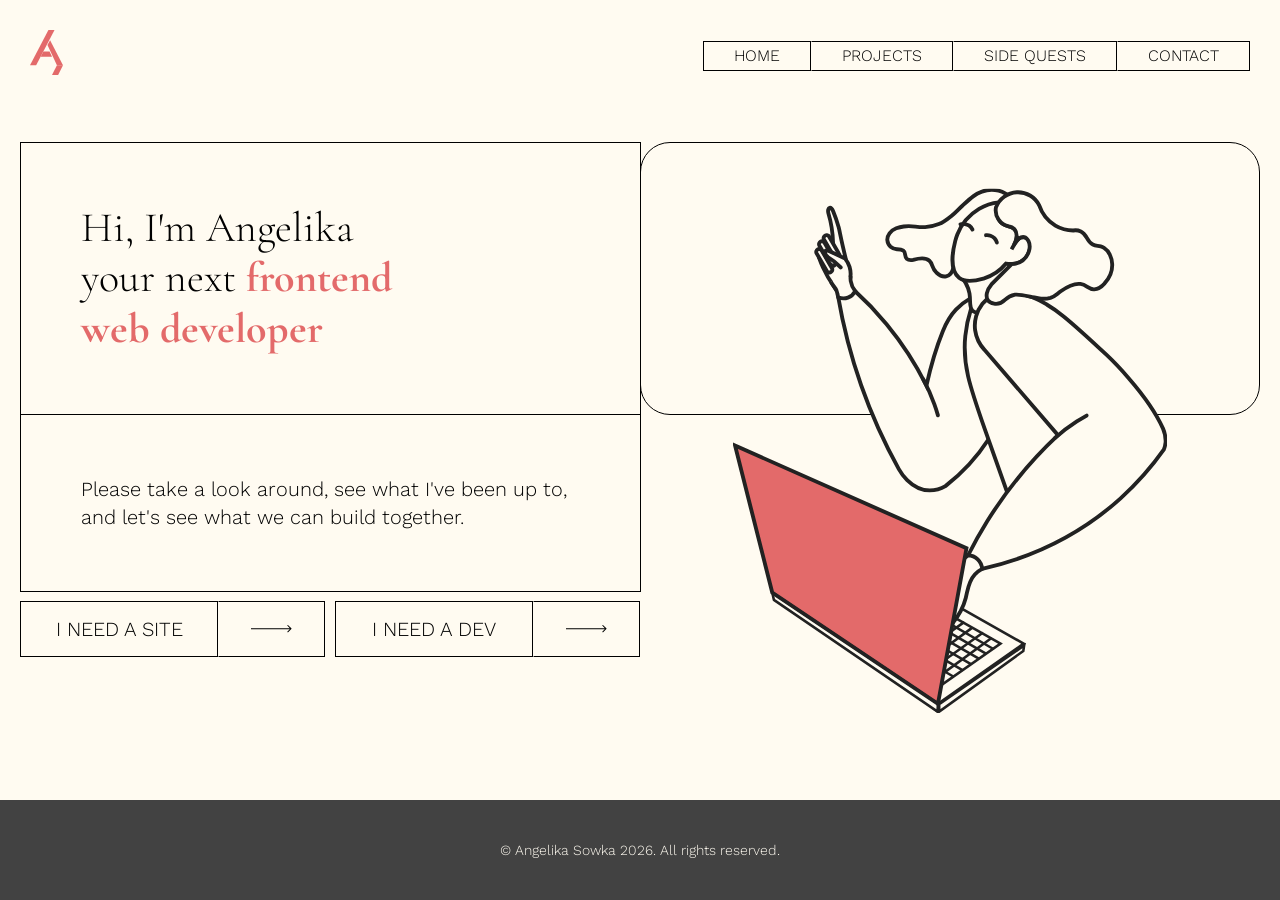
<file: index.html>
<!doctype html>
<html lang="en">
  <head>
    <meta charset="UTF-8" />
    <meta name="viewport" content="width=device-width, initial-scale=1.0" />
    <title>Angelika Sowka Portfolio</title>
    <link rel="icon" type="image/x-icon" href="assets/favicon.png" />
    <link rel="preconnect" href="https://fonts.googleapis.com" />
    <link rel="preconnect" href="https://fonts.gstatic.com" crossorigin />
    <link
      href="https://fonts.googleapis.com/css2?family=Cormorant+Garamond:ital,wght@0,300..700;1,300..700&display=swap"
      rel="stylesheet"
    />
    <link rel="preconnect" href="https://fonts.googleapis.com" />
    <link rel="preconnect" href="https://fonts.gstatic.com" crossorigin />
    <link
      href="https://fonts.googleapis.com/css2?family=Work+Sans:ital,wght@0,100..900;1,100..900&display=swap"
      rel="stylesheet"
    />
    <link rel="stylesheet" href="css/global.css" />
  </head>
  <body class="container-body">
    <!-- HEADER -->
    <header class="header">
      <div class="header-nav">
        <a href="index.html">
          <img src="assets/logo.svg" alt="logo" />
        </a>
        <button class="hamburger-menu" type="button">
          <img src="assets/hamburger-menu.svg" alt="hamburger menu" />
        </button>
      </div>
      <nav class="nav">
        <ul class="nav-list">
          <li><a href="index.html">HOME</a></li>
          <li><a href="projects.html">PROJECTS</a></li>
          <li><a href="side-quests.html">SIDE QUESTS</a></li>
          <li><a href="contact.html">CONTACT</a></li>
        </ul>
      </nav>
    </header>
    <!-- MAIN SECTION -->
    <main>
      <section class="section intro">
        <div class="intro-content">
          <div class="container">
            <h1>
              Hi, I'm Angelika <br />
              your next
              <span
                >frontend <br />
                web developer</span
              >
            </h1>
          </div>
          <div class="container">
            <p>
              Please take a look around, see what I've been up to, and let's see
              what we can build together.
            </p>
          </div>
          <div class="btns-container">
            <div class="btn-container">
              <a href="need-a-website.html" class="btn btn-text"
                >I NEED A SITE</a
              >
              <a href="need-a-website.html" class="btn btn-arrow">
                <img src="assets/arrow-right.svg" alt="arrow right" />
              </a>
            </div>
            <div class="btn-container">
              <a href="need-a-dev.html" class="btn btn-text">I NEED A DEV</a>
              <a href="need-a-dev.html" class="btn btn-arrow">
                <img src="assets/arrow-right.svg" alt="arrow right" />
              </a>
            </div>
          </div>
        </div>
        <div class="intro-image">
          <div class="container container-rounded container-intro-image"></div>
          <div>
            <img src="assets/hero-image.svg" alt="hero image" />
          </div>
        </div>
      </section>
    </main>
    <!-- FOOTER  -->
    <footer>
      <p>© Angelika Sowka 2026. All rights reserved.</p>
    </footer>
    <script src="main.js"></script>
  </body>
</html>
</file>
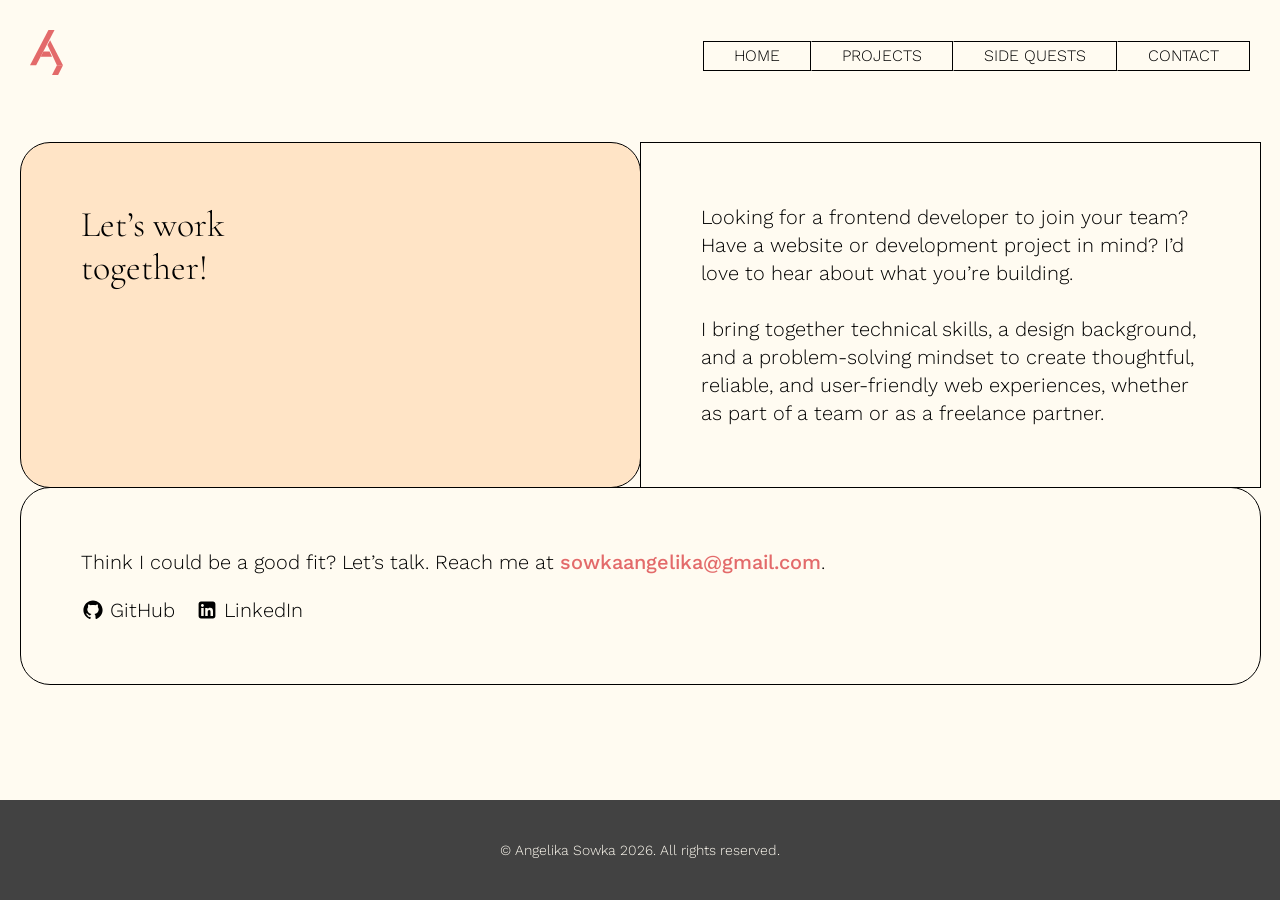
<file: contact.html>
<!doctype html>
<html lang="en">
  <head>
    <meta charset="UTF-8" />
    <meta name="viewport" content="width=device-width, initial-scale=1.0" />
    <title>Angelika Sowka Portfolio</title>
    <link rel="icon" type="image/x-icon" href="assets/favicon.png" />
    <link rel="preconnect" href="https://fonts.googleapis.com" />
    <link rel="preconnect" href="https://fonts.gstatic.com" crossorigin />
    <link
      href="https://fonts.googleapis.com/css2?family=Cormorant+Garamond:ital,wght@0,300..700;1,300..700&display=swap"
      rel="stylesheet"
    />
    <link rel="preconnect" href="https://fonts.googleapis.com" />
    <link rel="preconnect" href="https://fonts.gstatic.com" crossorigin />
    <link
      href="https://fonts.googleapis.com/css2?family=Work+Sans:ital,wght@0,100..900;1,100..900&display=swap"
      rel="stylesheet"
    />
    <link rel="stylesheet" href="css/global.css" />
  </head>
  <body class="container-body">
    <!-- HEADER -->
    <header class="header">
      <div class="header-nav">
        <a href="index.html">
          <img src="assets/logo.svg" alt="logo" />
        </a>
        <button class="hamburger-menu" type="button">
          <img src="assets/hamburger-menu.svg" alt="hamburger menu" />
        </button>
      </div>
      <nav class="nav">
        <ul class="nav-list">
          <li><a href="index.html">HOME</a></li>
          <li><a href="projects.html">PROJECTS</a></li>
          <li><a href="side-quests.html">SIDE QUESTS</a></li>
          <li><a href="contact.html">CONTACT</a></li>
        </ul>
      </nav>
    </header>
    <!-- MAIN SECTION -->
    <main class="contact-page">
      <section class="section contact">
        <div class="container container-rounded">
          <h2>Let’s work <br />together!</h2>
        </div>
        <div class="container">
          <p>
            Looking for a frontend developer to join your team? Have a website
            or development project in mind? I’d love to hear about what you’re
            building. <br /><br />I bring together technical skills, a design
            background, and a problem-solving mindset to create thoughtful,
            reliable, and user-friendly web experiences, whether as part of a
            team or as a freelance partner.
          </p>
        </div>
        <div class="container container-rounded contact-info">
          <p>
            Think I could be a good fit? Let’s talk. Reach me at
            <span> sowkaangelika@gmail.com</span>.
          </p>
          <div class="social-links">
            <a href="https://github.com/AngelikaSo" class="social-link">
              <svg xmlns="http://www.w3.org/2000/svg" viewBox="0 0 640 640">
                <path
                  d="M280.5 426.5C214.5 418.5 168 371 168 309.5C168 284.5 177 257.5 192 239.5C185.5 223 186.5 188 194 173.5C214 171 241 181.5 257 196C276 190 296 187 320.5 187C345 187 365 190 383 195.5C398.5 181.5 426 171 446 173.5C453 187 454 222 447.5 239C463.5 258 472 283.5 472 309.5C472 371 425.5 417.5 358.5 426C375.5 437 387 461 387 488.5L387 540.5C387 555.5 399.5 564 414.5 558C505 523.5 576 433 576 321C576 179.5 461 64 319.5 64C178 64 64 179.5 64 321C64 432 134.5 524 229.5 558.5C243 563.5 256 554.5 256 541L256 501C249 504 240 506 232 506C199 506 179.5 488 165.5 454.5C160 441 154 433 142.5 431.5C136.5 431 134.5 428.5 134.5 425.5C134.5 419.5 144.5 415 154.5 415C169 415 181.5 424 194.5 442.5C204.5 457 215 463.5 227.5 463.5C240 463.5 248 459 259.5 447.5C268 439 274.5 431.5 280.5 426.5z"
                /></svg
              ><span>GitHub</span>
            </a>
            <a
              href="https://www.linkedin.com/in/angelikasowka/"
              class="social-link"
            >
              <svg xmlns="http://www.w3.org/2000/svg" viewBox="0 0 640 640">
                <path
                  d="M160 96C124.7 96 96 124.7 96 160L96 480C96 515.3 124.7 544 160 544L480 544C515.3 544 544 515.3 544 480L544 160C544 124.7 515.3 96 480 96L160 96zM165 266.2L231.5 266.2L231.5 480L165 480L165 266.2zM236.7 198.5C236.7 219.8 219.5 237 198.2 237C176.9 237 159.7 219.8 159.7 198.5C159.7 177.2 176.9 160 198.2 160C219.5 160 236.7 177.2 236.7 198.5zM413.9 480L413.9 376C413.9 351.2 413.4 319.3 379.4 319.3C344.8 319.3 339.5 346.3 339.5 374.2L339.5 480L273.1 480L273.1 266.2L336.8 266.2L336.8 295.4L337.7 295.4C346.6 278.6 368.3 260.9 400.6 260.9C467.8 260.9 480.3 305.2 480.3 362.8L480.3 480L413.9 480z"
                /></svg
              ><span>LinkedIn</span>
            </a>
          </div>
        </div>
      </section>
    </main>
    <!-- FOOTER  -->
    <footer>
      <p>© Angelika Sowka 2026. All rights reserved.</p>
    </footer>
    <script src="main.js"></script>
  </body>
</html>
</file>
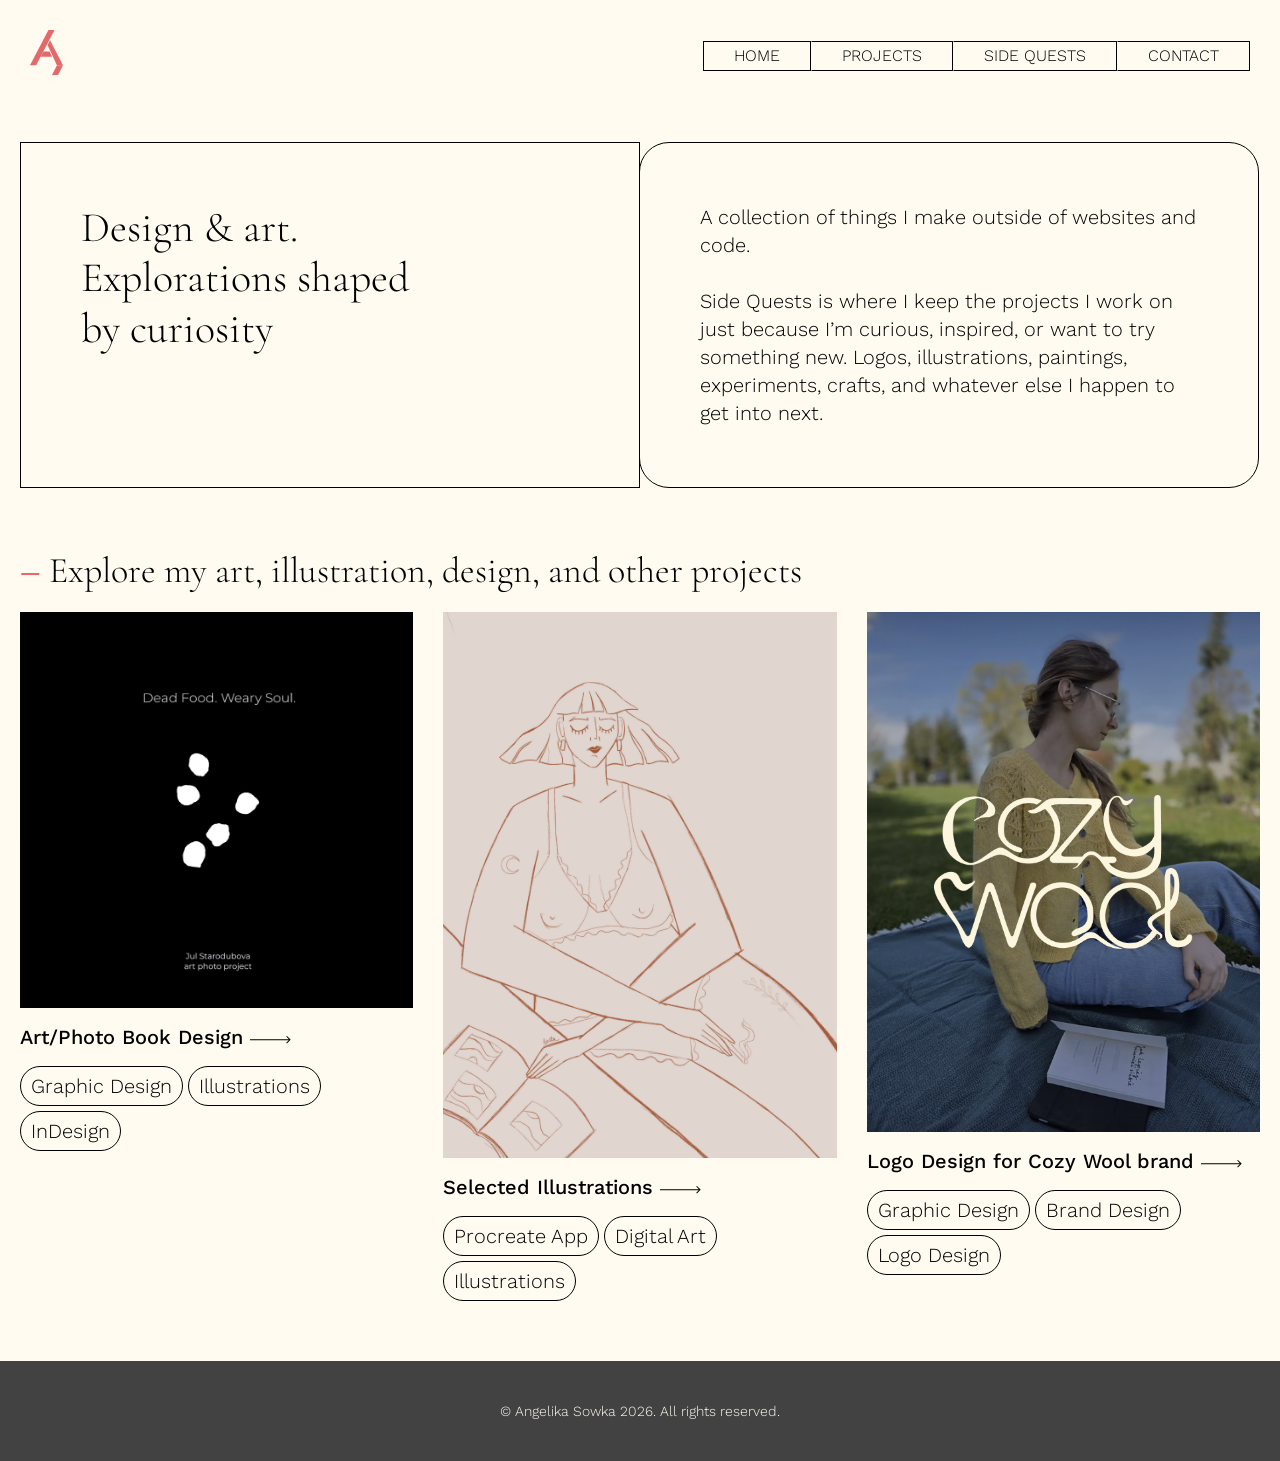
<file: side-quests.html>
<!doctype html>
<html lang="en">
  <head>
    <meta charset="UTF-8" />
    <meta name="viewport" content="width=device-width, initial-scale=1.0" />
    <title>Angelika Sowka Portfolio</title>
    <link rel="icon" type="image/x-icon" href="assets/favicon.png" />
    <link rel="preconnect" href="https://fonts.googleapis.com" />
    <link rel="preconnect" href="https://fonts.gstatic.com" crossorigin />
    <link
      href="https://fonts.googleapis.com/css2?family=Cormorant+Garamond:ital,wght@0,300..700;1,300..700&display=swap"
      rel="stylesheet"
    />
    <link rel="preconnect" href="https://fonts.googleapis.com" />
    <link rel="preconnect" href="https://fonts.gstatic.com" crossorigin />
    <link
      href="https://fonts.googleapis.com/css2?family=Work+Sans:ital,wght@0,100..900;1,100..900&display=swap"
      rel="stylesheet"
    />
    <link rel="stylesheet" href="css/global.css" />
  </head>
  <body class="container-body">
    <!-- HEADER -->
    <header class="header">
      <div class="header-nav">
        <a href="index.html">
          <img src="assets/logo.svg" alt="logo" />
        </a>
        <button class="hamburger-menu" type="button">
          <img
            id="hamburger"
            src="assets/hamburger-menu.svg"
            alt="hamburger menu"
          />
        </button>
      </div>
      <nav class="nav">
        <ul class="nav-list">
          <li><a href="index.html">HOME</a></li>
          <li><a href="projects.html">PROJECTS</a></li>
          <li><a href="side-quests.html">SIDE QUESTS</a></li>
          <li><a href="contact.html">CONTACT</a></li>
        </ul>
      </nav>
    </header>
    <!-- MAIN SECTION -->
    <main class="side">
      <section class="section">
        <div class="side-quests">
          <div class="container">
            <h1>
              Design & art. <br />Explorations shaped<br />
              by curiosity
            </h1>
          </div>
          <div class="container container-rounded">
            <p>
              A collection of things I make outside of websites and code.
              <br /><br />Side Quests is where I keep the projects I work on
              just because I’m curious, inspired, or want to try something new.
              Logos, illustrations, paintings, experiments, crafts, and whatever
              else I happen to get into next.
            </p>
          </div>
        </div>
      </section>
      <section class="section projects">
        <div class="section-title">
          <h2>
            <span class="accent-dash">&#x2012;</span> Explore my art,
            illustration, design, and other projects
          </h2>
        </div>
        <div class="projects-content">
          <div class="project">
            <img src="assets/side-quests/book-cover.jpg" alt="project image" />
            <h5>
              <a
                href="https://www.behance.net/gallery/162021839/ARTPHOTO-BOOK-PROJECT"
                target="_blank"
                >Art/Photo Book Design <img src="assets/arrow-right.svg" alt=""
              /></a>
            </h5>
            <div class="tags-container">
              <p class="tag">Graphic Design</p>
              <p class="tag">Illustrations</p>
              <p class="tag">InDesign</p>
            </div>
          </div>
          <div class="project">
            <img
              src="assets/side-quests/illustration-1.JPG"
              alt="project image"
            />
            <h5>
              <a
                href="https://www.behance.net/gallery/155129003/Creative-Illustrations"
                target="_blank"
                >Selected Illustrations
                <img src="assets/arrow-right.svg" alt=""
              /></a>
            </h5>
            <div class="tags-container">
              <p class="tag">Procreate App</p>
              <p class="tag">Digital Art</p>
              <p class="tag">Illustrations</p>
            </div>
          </div>
          <div class="project">
            <img
              src="assets/side-quests/cozy-wool-logo.png"
              alt="project image"
            />
            <h5>
              <a
                href="https://www.instagram.com/cozy.w.ool?igsi=MTk4cXFsODE2Nmpuaw=="
                target="_blank"
                >Logo Design for Cozy Wool brand
                <img src="assets/arrow-right.svg" alt=""
              /></a>
            </h5>
            <div class="tags-container">
              <p class="tag">Graphic Design</p>
              <p class="tag">Brand Design</p>
              <p class="tag">Logo Design</p>
            </div>
          </div>
        </div>
      </section>
    </main>
    <!-- FOOTER  -->
    <footer>
      <p>© Angelika Sowka 2026. All rights reserved.</p>
    </footer>
    <script src="main.js"></script>
  </body>
</html>
</file>
<file: css/global.css>
/* http://meyerweb.com/eric/tools/css/reset/ 
   v2.0 | 20110126
   License: none (public domain)
*/

html,
body,
div,
span,
applet,
object,
iframe,
h1,
h2,
h3,
h4,
h5,
h6,
p,
blockquote,
pre,
a,
abbr,
acronym,
address,
big,
cite,
code,
del,
dfn,
em,
img,
ins,
kbd,
q,
s,
samp,
small,
strike,
strong,
sub,
sup,
tt,
var,
b,
u,
i,
center,
dl,
dt,
dd,
ol,
ul,
li,
fieldset,
form,
label,
legend,
table,
caption,
tbody,
tfoot,
thead,
tr,
th,
td,
article,
aside,
canvas,
details,
embed,
figure,
figcaption,
footer,
header,
hgroup,
menu,
nav,
output,
ruby,
section,
summary,
time,
mark,
audio,
video {
  margin: 0;
  padding: 0;
  border: 0;
  font-size: 100%;
  font: inherit;
  vertical-align: baseline;
}
/* HTML5 display-role reset for older browsers */
article,
aside,
details,
figcaption,
figure,
footer,
header,
hgroup,
menu,
nav,
section {
  display: block;
}
body {
  line-height: 1;
}
ol,
ul {
  list-style: none;
}
blockquote,
q {
  quotes: none;
}
blockquote:before,
blockquote:after,
q:before,
q:after {
  content: "";
  content: none;
}
table {
  border-collapse: collapse;
  border-spacing: 0;
}

* {
  box-sizing: border-box;
}

:root {
  --color-primary: #e36a6a;
  --color-text: #000;
  --color-light: #fffbf1;
  --color-accent--1: #ffe9f8;
  --color-accent--2: #fff2d0;
  --color-accent--3: #ffe4c6;

  --spacing-sm: 1rem;
  --spacing-md: 2rem;
  --spacing-lg: 4rem;

  --container-width: 1240px;
}

body {
  display: flex;
  flex-direction: column;
  background-color: var(--color-light);
  min-height: 100vh;
  font-family: "Work Sans", sans-serif;
  font-size: 20px;
  font-weight: 300;
  line-height: 1.4em;
}

a {
  text-decoration: none;
  color: #000;
}

main {
  flex: 1;
}

h1,
h2 {
  font-family: "Cormorant Garamond", serif;
  font-weight: 300;
  line-height: 1.2em;
  font-size: 42px;
}

h2 {
  font-size: 36px;
}

/* ========= COMPONENTS ========= */

/* HEADER */

.header {
  padding: 30px;
  display: flex;
  flex-direction: column;
  position: relative;
}

.header:has(.nav-list.open) {
  background-color: var(--color-accent--1);
}

.header-nav {
  display: flex;
  justify-content: space-between;
  align-items: center;
  width: 100%;
}

.nav-list {
  display: none;
}

/* === NEW STYLES FOR NAV MOBILE OPEN */

.nav-list.open {
  display: flex;
  flex-direction: column;
  padding: 30px 10px;
  position: absolute;
  top: 100%;
  left: 0;
  width: 100%;
  z-index: 100;
  background-color: var(--color-accent--1);
}

.nav-list a {
  font-size: 20px;
}

.nav-list li {
  display: flex;
  justify-content: center;
  align-items: center;
  border: 1px solid #000;
  padding: 10px 30px;
}

.nav-list li + li {
  border-top: 1px solid transparent;
}

.nav-list li:hover {
  border: 1px solid #e36a6a;
  border-radius: 30px;
}

.nav-list li:hover + li {
  border-top: 1px solid #000;
}

.header-nav button {
  border: none;
  background-color: transparent;
  padding: 5px 0;
}

/* === END: NEW STYLES FOR NAV MOBILE OPEN */

/* FOOTER */
footer {
  display: flex;
  height: 100px;
  background-color: #424242;
  justify-content: center;
  align-items: center;
}

footer p {
  font-size: 14px;
  color: var(--color-light);
}

/* Styling the entire section */
.section {
  display: flex;
  flex-direction: column;
  margin: 30px 10px;
}

/* div component */
.container {
  display: flex;
  flex-direction: column;
  padding: 40px 20px;
  border: 1px solid #000;
  margin-bottom: -1px;
  gap: 20px;
}

.container-rounded {
  border-radius: 30px;
}

/* Styling the button - in this case a element */
.btn {
  display: flex;
  justify-content: center;
  align-items: center;
  font-family: "Work Sans", sans-serif;
  font-size: 20px;
  font-weight: 300;
  line-height: 1.4em;
  background-color: transparent;
  border: none;
  height: 56px;
}

/* Button container, because the button is made out of two buttons - text + arrow */
.btns-container {
  display: flex;
  flex-direction: column;
  padding-top: 10px;
  gap: 10px;
}

.btn-container {
  display: flex;
  width: 100%;
}

.btn-container .btn-text {
  width: 65%;
  border: 1px solid #000000;
  color: #000000;
}

.btn-container .btn-text:hover {
  border: 1px solid #e36a6a;
  border-radius: 30px;
}

.btn-container .btn-arrow {
  border: 1px solid #000000;
  width: 35%;
}

.btn-container .btn-arrow {
  border-left: 1px solid transparent;
}

.btn-container .btn-arrow:hover {
  border: 1px solid #e36a6a;
  border-radius: 30px;
}

.btn-container .btn-text:hover + .btn-arrow {
  border-left: 1px solid #000;
}

/* Styles for the section hearer component */

/* ACCENT DASH FOR THE SECTION TITLE */

.accent-dash {
  color: #e36a6a;
  font-weight: 800;
  font-size: 42px;
}

/* Styling the social links */
.social-links {
  display: flex;
  gap: 20px;
}
.social-link {
  display: flex;
  flex-direction: row;
  align-items: center;
  gap: 5px;
  color: var(--color-text);
}

.social-link svg {
  width: 24px;
  height: auto;
  fill: currentColor;
}

.social-link:hover {
  color: var(--color-primary);
}

/* STYLES ONLY FOR CONTACT SECTION =====> move to styles.css */

.contact {
  padding: 30px 0;
}

.contact > .container p span {
  color: var(--color-primary);
  font-weight: 500;
}

.contact > .container:first-child {
  background-color: var(--color-accent--3);
}

/* STYLES ONLY FOR HOME PAGE */
.intro {
  display: flex;
}

.intro-content h1 span {
  font-weight: 700;
  color: var(--color-primary);
}

.intro-image {
  position: relative;
  margin-top: 30px;
}

.container-intro-image {
  width: 100%;
  height: 400px;
  position: relative;
}

.intro-image img {
  position: absolute;
  width: 70%;
  top: 60%;
  left: 50%;
  transform: translate(-50%, -50%);
}

/* ======== NEED A DEV / NEED A WEBSITE PAGES ========= */

.need-dev .container {
  background-color: var(--color-accent--1);
  border: none;
}

/* -- BUTTON CENTERED -- */
.need-dev .btn-container {
  width: 80%;
  min-width: 220px;
  margin-left: auto;
  margin-right: auto;
}

/* ABOUT SECTION */

.about {
  background-color: var(--color-accent--1);
  padding: 30px 10px;
}

/* TECH STACK SECTION */

.tech-stack {
  display: flex;
  gap: 20px;
  padding: 30px 0 150px 0;
}

.tech-stack h4 {
  display: flex;
  justify-content: space-between;
  align-items: center;
}

.tech-stack h4 > span {
  color: var(--color-primary);
}

.tech-image {
  position: relative;
  margin-top: 30px;
}

.tech-content > .container:first-child {
  background-color: var(--color-accent--1);
}

.tech-content > .container h4 {
  font-weight: 500;
}

.container-tech-image {
  width: 100%;
  height: 474px;
  position: relative;
}

.tech-image img {
  position: absolute;
  width: 90%;
  top: 90%;
  left: 50%;
  transform: translate(-50%, -50%);
}

/* PROJECTS SECTION */

.projects {
  flex-direction: column;
  gap: 20px;
  padding: 30px 0;
}

.btn-container--projects {
  width: auto;
  flex-shrink: 0;
}

.btn-container--projects .btn-text,
.btn-container--projects .btn-arrow {
  height: 40px;
  padding: 0 10px;
}
.btn-container .btn-text {
  white-space: nowrap;
}

/*
.btn-container--projects .btn-text {
  transform: scaleX(-1);
}
  */

.projects .section-title {
  display: flex;
  flex-direction: row;
  justify-content: space-between;
  align-items: center;
  gap: 20px;
}

.projects-content {
  display: flex;
  flex-direction: column;
  gap: 30px;
  align-items: stretch;
}

.project {
  display: flex;
  flex-direction: column;
  gap: 15px;
  height: 100%;
}

.project > h5 {
  font-weight: 500;
}

.projects-content .project .btn-container {
  display: flex;
  width: min(80%, 400px);
  margin-top: auto;
}

.project > img,
.project > video {
  width: 100%;
}

.need-website .project > img,
.need-website .project > video {
  width: 100%;
  object-fit: cover;
  display: block;
  max-height: 354px;
}

/* CONTACT SECTION IN NEED DEV PAGE */
.contact-dev > .container:first-child {
  background-color: var(--color-accent--1);
}

/* ======= NEED WEBSITE STYLES ====== */
.need-website .contact > .container:first-child,
.need-website .need-dev .container,
.need-website .about {
  background-color: var(--color-accent--2);
}

/* ====== SIDE QUESTS PAGE ======= */
.tags-container {
  display: flex;
  gap: 5px;
  flex-wrap: wrap;
}

.tag {
  padding: 5px 10px;
  border: 1px solid #000;
  border-radius: 30px;
}

.side .projects h5 a:hover {
  color: var(--color-primary);
}

/* ========= ACCORDEON ========== */

summary {
  position: relative;
  anchor-name: --summary;
  font-weight: 500;
  list-style: none;

  &::marker {
    content: "";
  }

  &::-webkit-details-marker {
    display: none;
  }

  &::before,
  &::after {
    content: "";
    border-block-start: 2px solid var(--color-primary);
    height: 0;
    width: 10px;

    inset-block-start: 50%;
    inset-inline-end: 0;

    position: absolute;
    position-anchor: --summary;
    position-area: top end;
  }

  &::after {
    transform: rotate(90deg);
    transform-origin: 50%;
  }
}

details[open] summary::after {
  transform: rotate(0deg);
}

details {
  padding: 30px;
  border: 1px solid var(--color-text);
  margin-bottom: -1px;
}

details[open] {
  background-color: var(--color-accent--2);
  border-radius: 30px;
}

details[open] p {
  padding-top: 10px;
}

@media (min-width: 1024px) {
  /* Nav list on the desktop screen */

  .header {
    display: flex;
    flex-direction: row;
    justify-content: space-between;
    align-items: center;
    position: static;
  }

  .header-nav {
    width: auto;
  }

  .nav-list,
  .nav-list.open {
    display: flex;
    flex-direction: row;
    padding: 0;
    position: static;
  }

  .hamburger-menu {
    display: none;
  }

  .nav-list a {
    font-size: 16px;
  }

  .nav-list li {
    display: flex;
    justify-content: center;
    align-items: center;
    border: 1px solid #000;
    padding: 0 30px;
  }

  .nav-list li + li {
    border-left: 1px solid transparent;
    border-top: 1px solid #000;
  }

  .nav-list li:hover {
    border: 1px solid #e36a6a;
    border-radius: 30px;
  }

  .nav-list li:hover + li {
    border-left: 1px solid #000;
  }

  /* Global components styles on the desktop screen */

  /* Styling the entire section */
  .section {
    flex-direction: row;
    margin: 30px 10px;
    max-width: var(--container-width);
    margin-left: auto;
    margin-right: auto;
  }

  /* ONLY FOR CONTACT PAGE */
  .container {
    margin-right: -1px;
  }

  .contact {
    flex-direction: row;
    flex-wrap: wrap;
  }

  .contact > .container {
    flex: 1 1 calc(50% - 10px);
    padding: 60px;
  }

  .contact > .contact-info {
    flex-basis: 100%;
  }

  /* ==== HOME PAGE ===== */

  /* --- PAGE WIDTH --- */
  .intro .container {
    padding: 60px;
  }

  .intro-content,
  .intro-image {
    width: 50%;
  }

  .intro-image {
    margin-top: 0;
  }

  .container-intro-image {
    height: 273.22px;
  }

  /* --- BUTTONS ON DESKTOP --- */
  .btns-container {
    flex-direction: row;
  }

  /* ======== NEED A DEV / NEED A WEBSITE PAGES DESKTOP ========= */

  .need-dev .container {
    padding: 60px;
  }

  /* -- BUTTON CENTERED -- */
  .need-dev .btn-container {
    width: 30%;
    padding-top: 30px;
  }

  /* ABOUT SECTION */

  .about .container {
    padding: 60px;
  }

  .about-content,
  .about-image {
    width: 50%;
  }

  .about-image .container {
    height: 590px;
  }

  /* TECH STACK SECTION */

  .tech-stack {
    flex-direction: column;
  }

  .tech-stack-content {
    display: flex;
    flex-direction: row-reverse;
  }

  .tech-content,
  .tech-image {
    width: 50%;
  }

  .tech-image {
    margin-top: 0;
  }

  .container .container-tech-image {
    height: auto;
    padding: 30px;
  }

  .btn-container--projects {
    width: 30%;
  }

  /*
  .need-website .container-tech-image {
    height: 472px;
  }
    */

  /* PROJECTS SECTION DESKTOP */

  .projects {
    flex-direction: column;
  }

  .projects-content {
    flex-direction: row;
  }

  .project {
    flex: 1 1 0;
  }

  /* ======= NEED WEBSITE STYLES ====== */

  /*
  .need-website .tech-image .container {
    height: 650px;
  }
  */

  details > summary,
  details summary::-webkit-details-marker {
    cursor: pointer;
  }

  /* ====== SIDE QUESTS ======= */

  .side-quests {
    display: flex;
    flex-direction: row;
  }

  .side-quests .container {
    width: 50%;
    padding: 60px;
  }
}

.projects-page .projects {
  padding-top: 0;
}

.contact-page .contact {
  padding-top: 0;
}

.border {
  border: 1px solid #f4dede;
}
</file>
